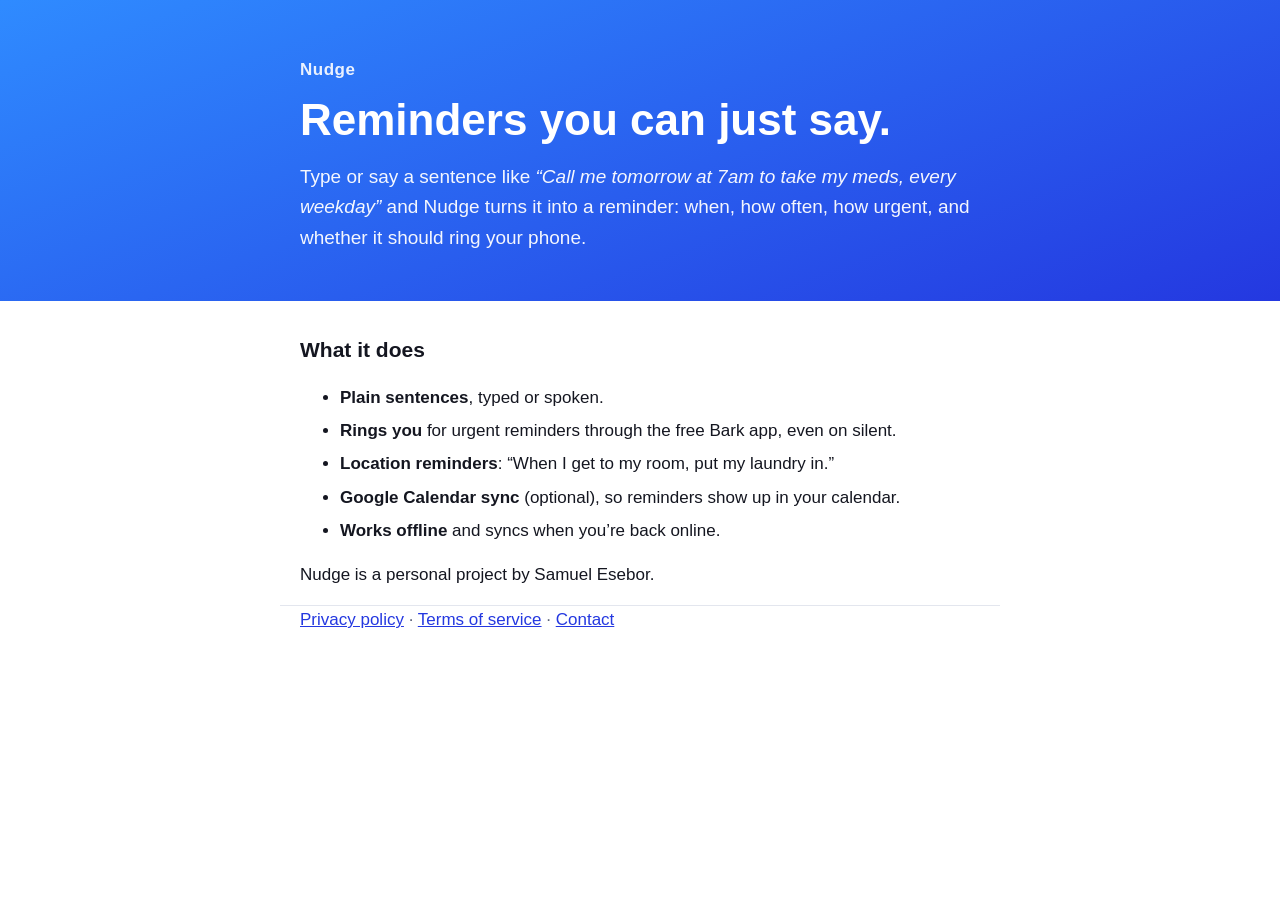
<file: index.html>
<!doctype html>
<html lang="en">
<head>
<meta charset="utf-8">
<meta name="viewport" content="width=device-width, initial-scale=1">
<meta name="google-site-verification" content="P3d81PyHylMokB5oiPj7jH_miK5GO84UykTqe7eRIus" />
<title>Nudge — reminders you can just say</title>
<meta name="description" content="Nudge is a personal reminders app for iPhone. Type or say a sentence and it becomes a reminder.">
<link rel="stylesheet" href="style.css">
</head>
<body>
<header class="hero">
  <div class="wrap">
    <p class="logo">Nudge</p>
    <h1>Reminders you can just say.</h1>
    <p class="lead">Type or say a sentence like <em>“Call me tomorrow at 7am to take my meds, every weekday”</em> and Nudge turns it into a reminder: when, how often, how urgent, and whether it should ring your phone.</p>
  </div>
</header>
<main class="wrap">
  <h2>What it does</h2>
  <ul>
    <li><strong>Plain sentences</strong>, typed or spoken.</li>
    <li><strong>Rings you</strong> for urgent reminders through the free Bark app, even on silent.</li>
    <li><strong>Location reminders</strong>: “When I get to my room, put my laundry in.”</li>
    <li><strong>Google Calendar sync</strong> (optional), so reminders show up in your calendar.</li>
    <li><strong>Works offline</strong> and syncs when you’re back online.</li>
  </ul>
  <p>Nudge is a personal project by Samuel Esebor.</p>
</main>
<footer class="wrap">
  <a href="privacy.html">Privacy policy</a> · <a href="terms.html">Terms of service</a> · <a href="mailto:sam.esebor@gmail.com">Contact</a>
</footer>
</body>
</html>
</file>
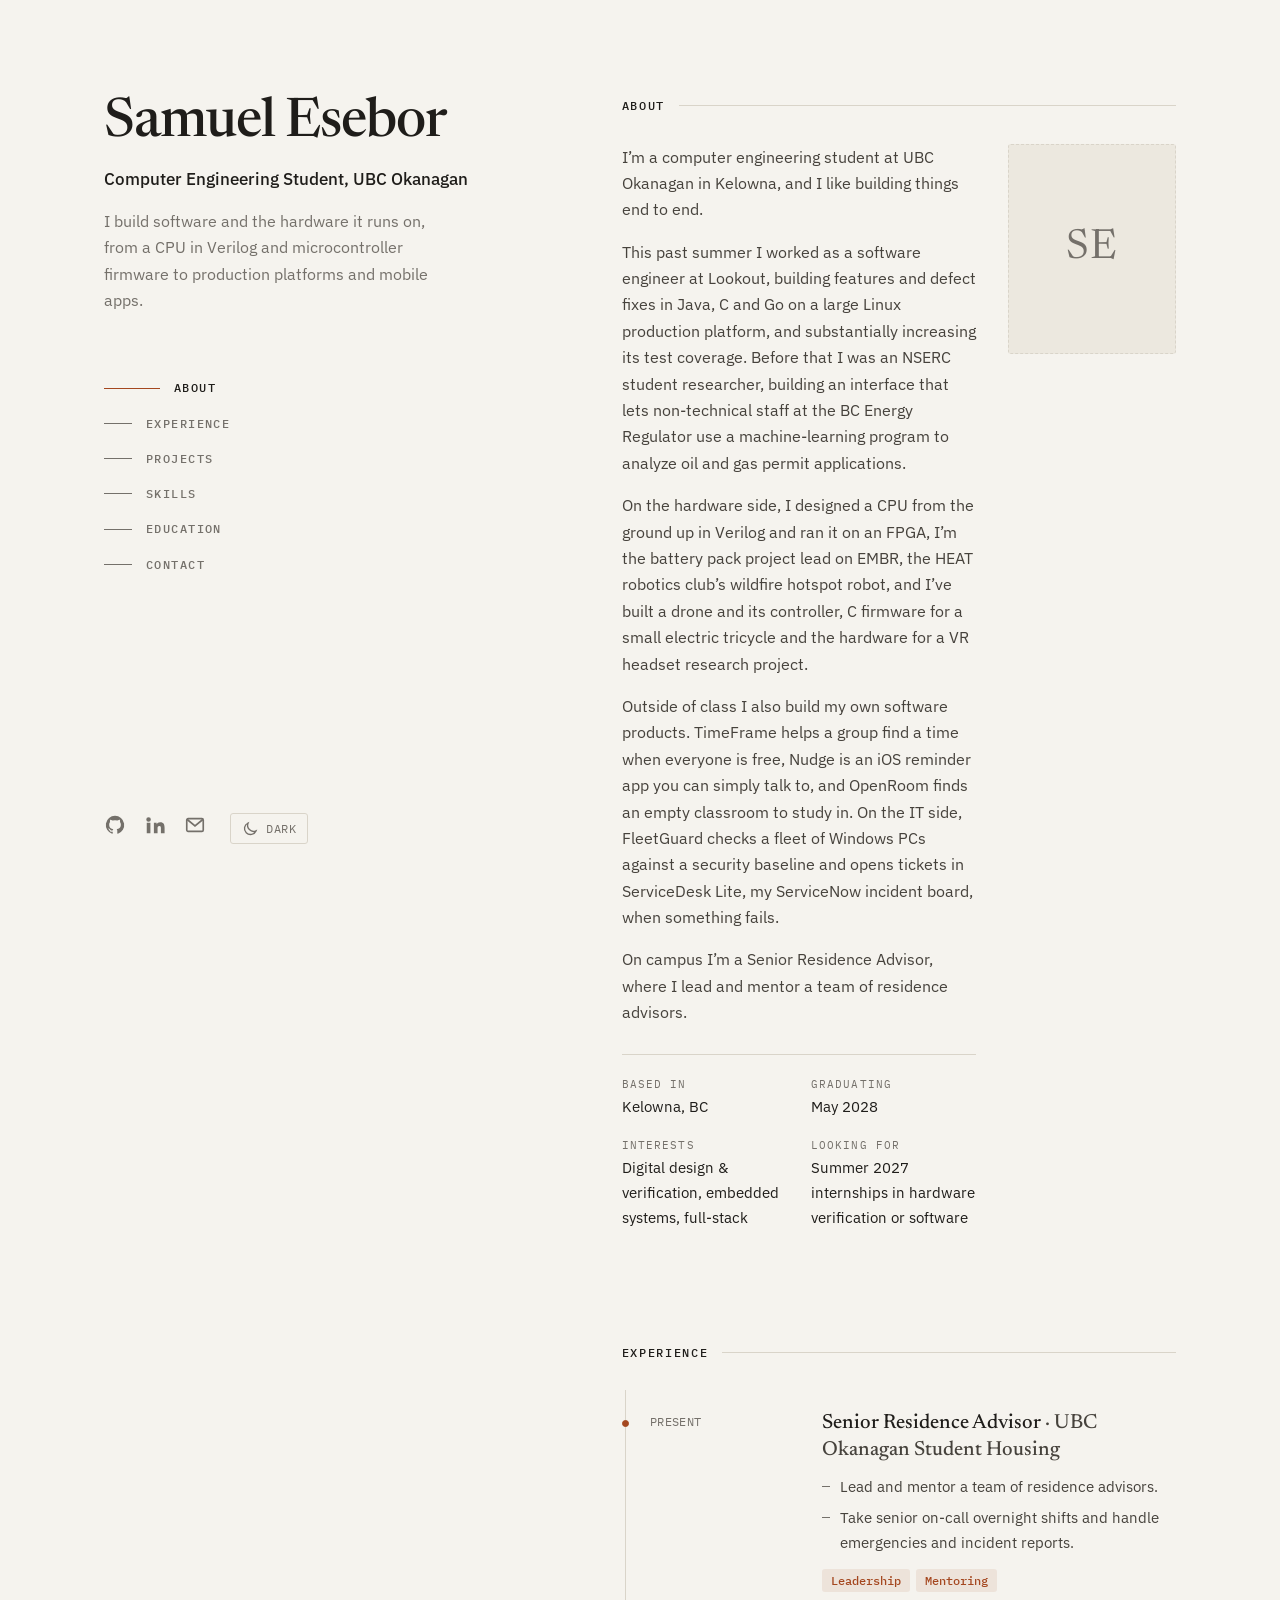
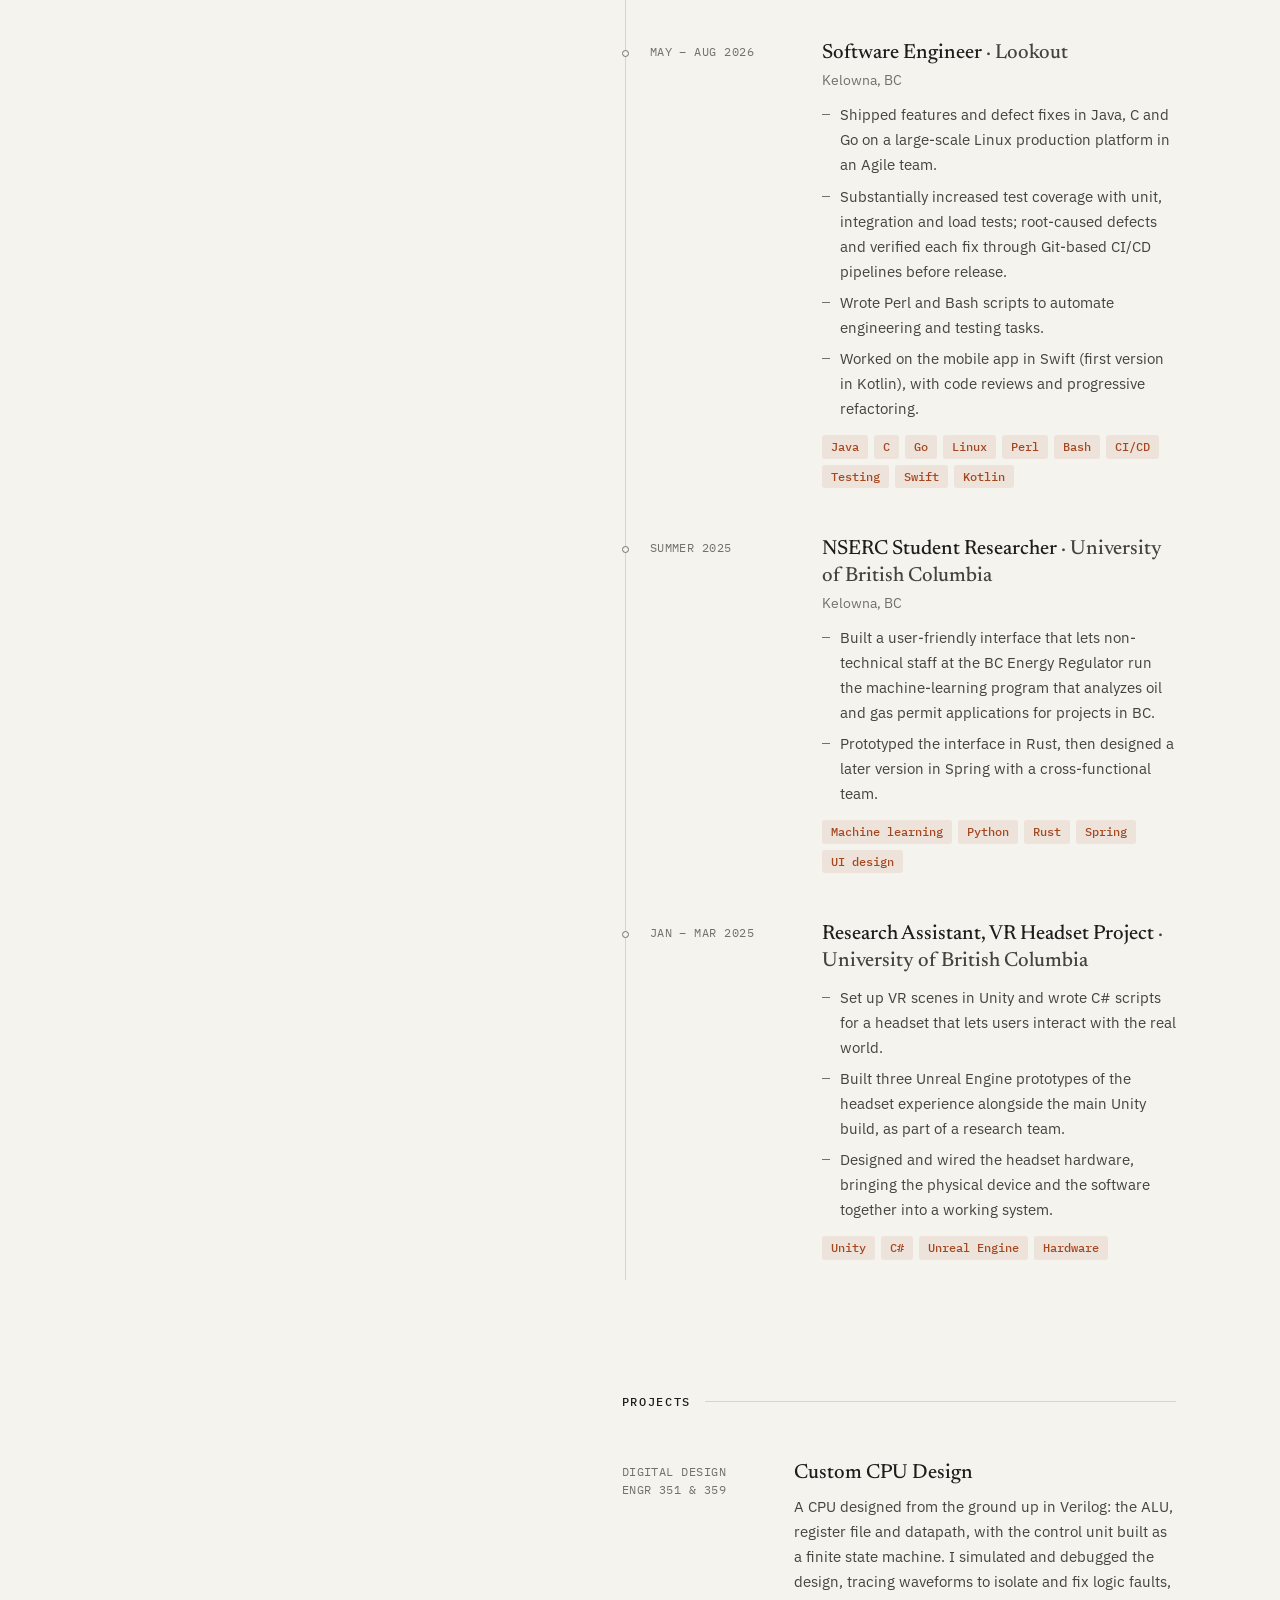
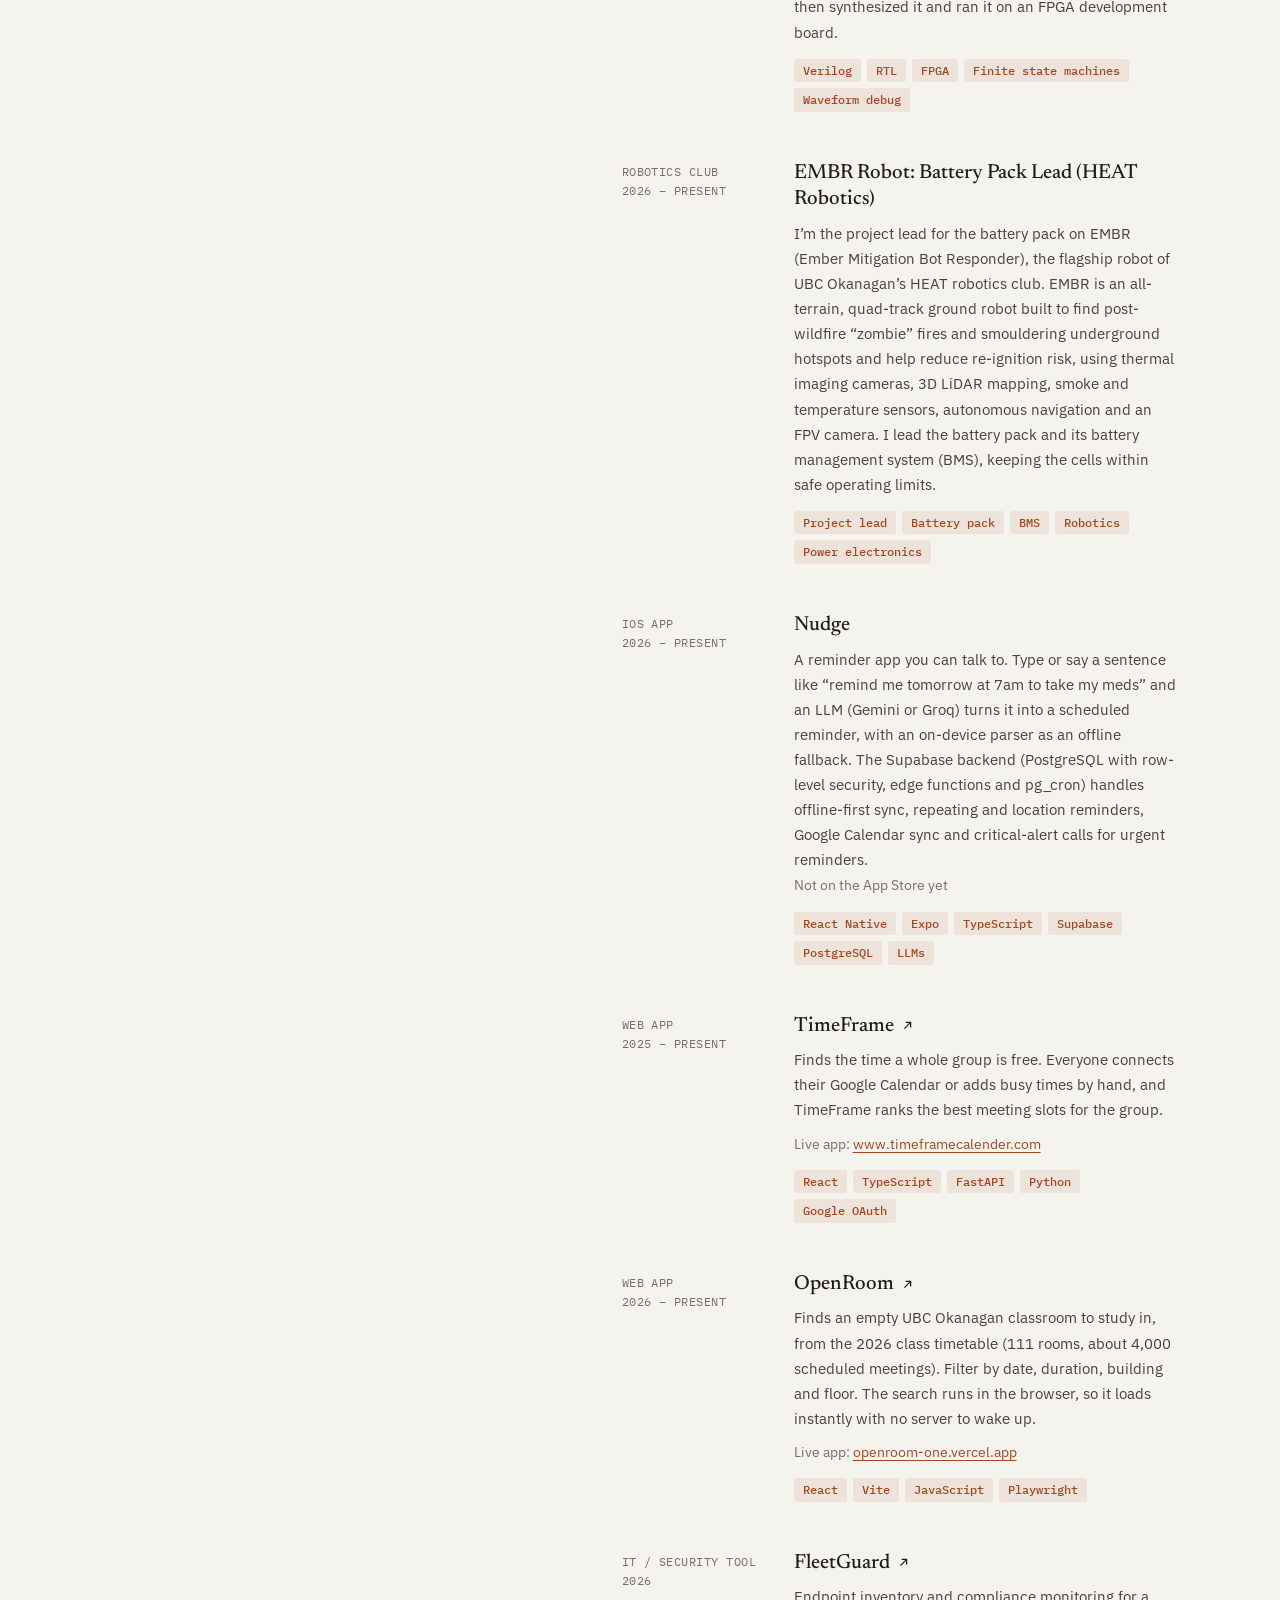
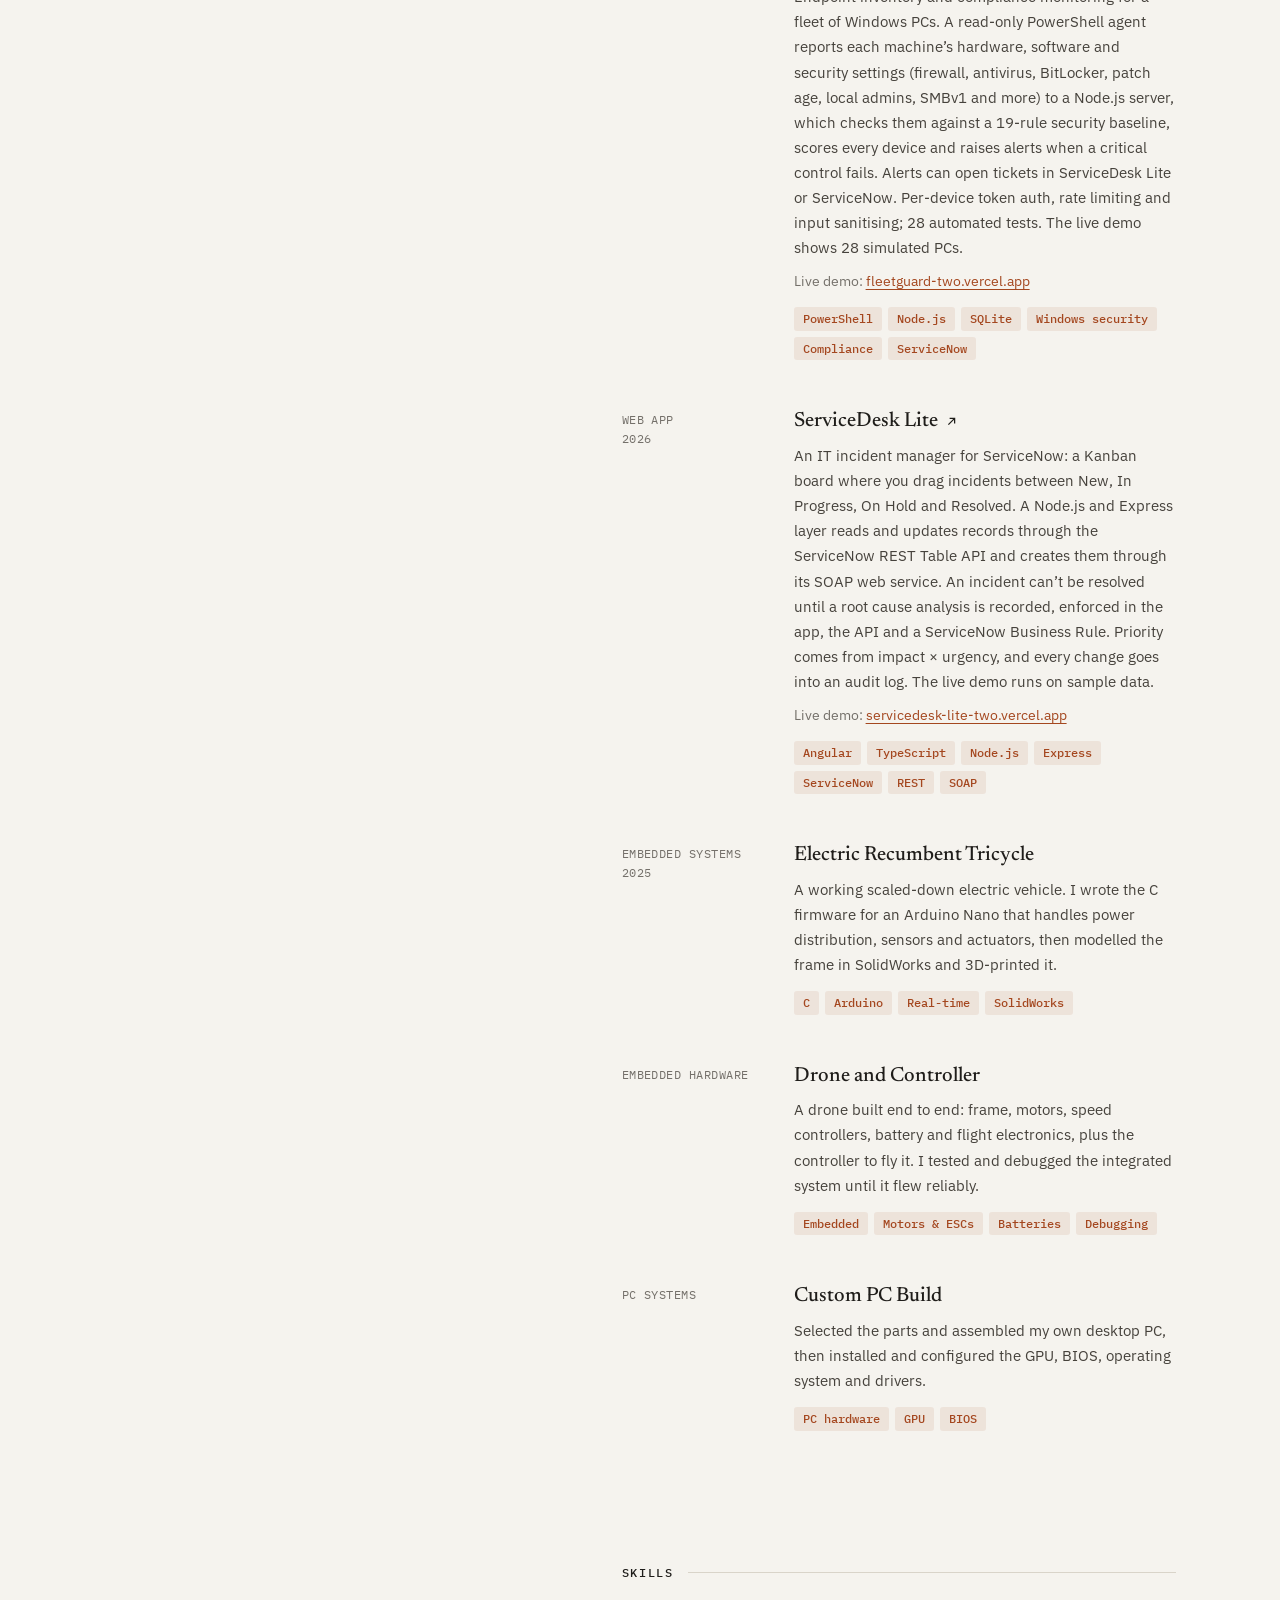
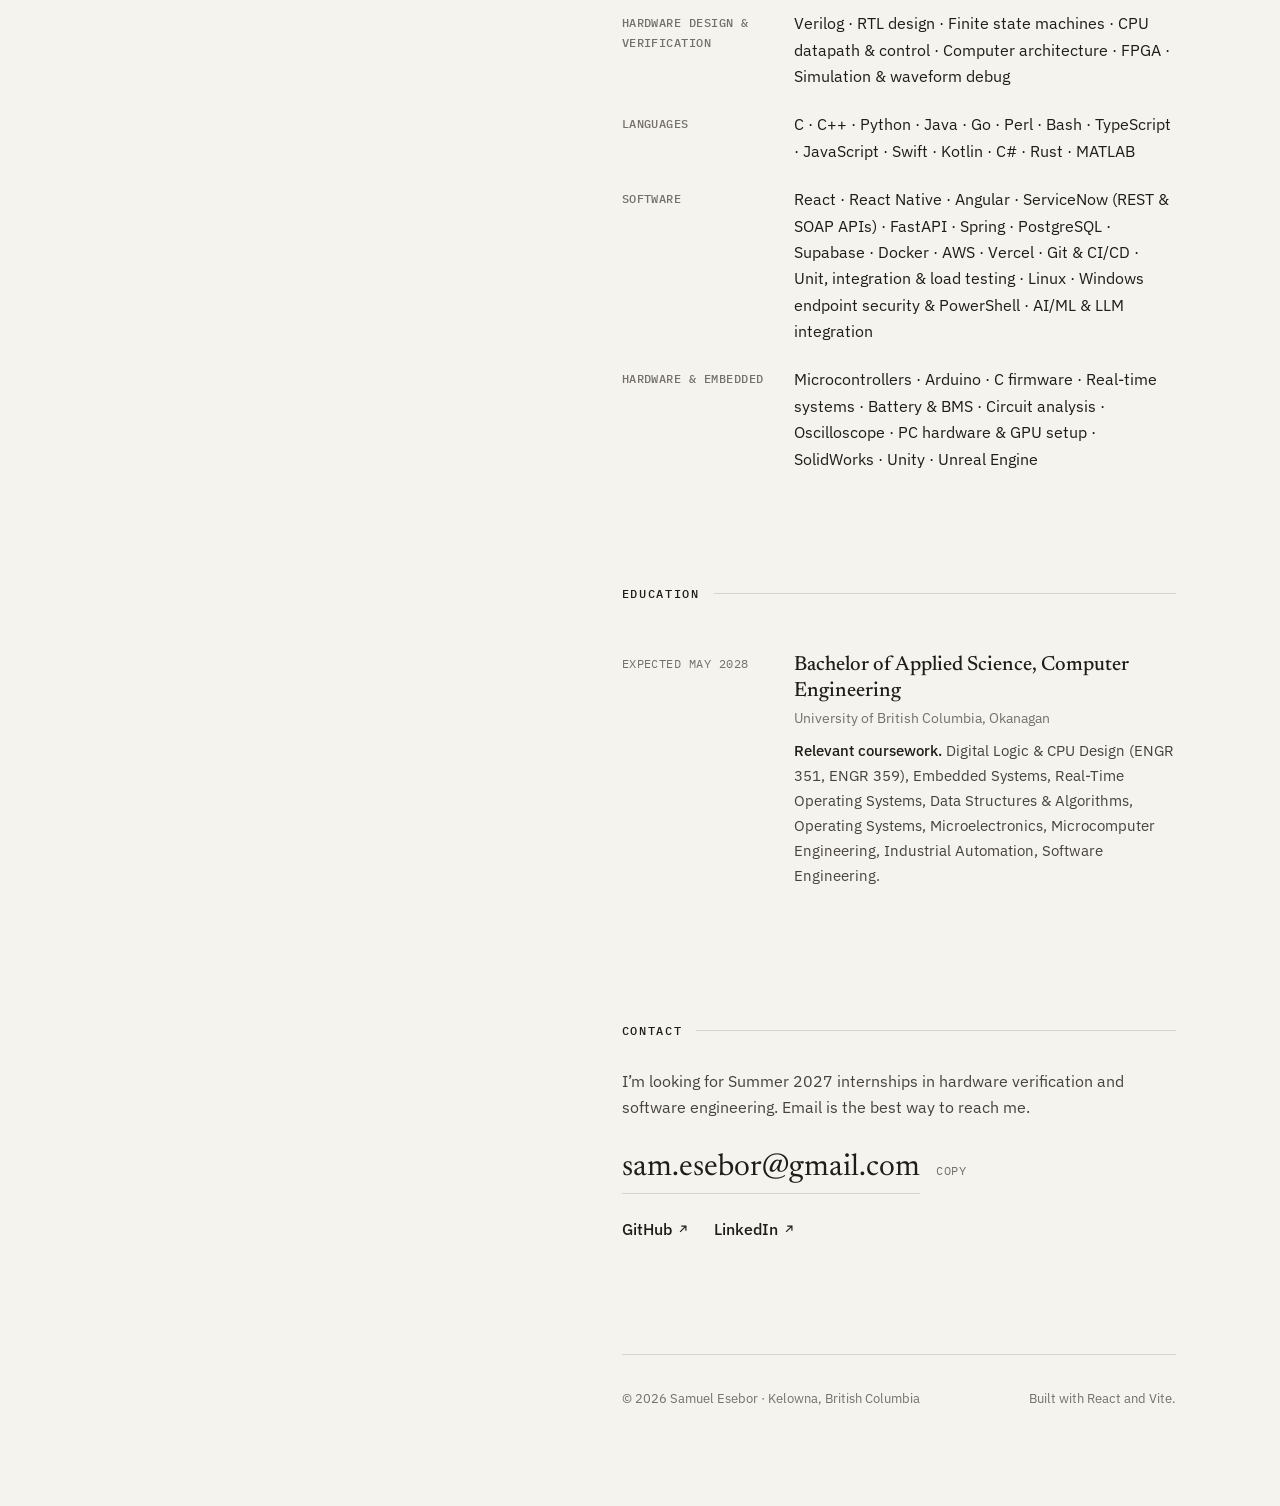
<file: portfolio/index.html>
<!doctype html>
<html lang="en">
  <head>
    <meta charset="UTF-8" />
    <meta name="viewport" content="width=device-width, initial-scale=1.0" />
    <title>Samuel Esebor · Computer Engineering</title>
    <meta name="description" content="Samuel Esebor is a computer engineering student at UBC Okanagan building software and embedded systems. Experience at Lookout, UBC research, and projects including Nudge and TimeFrame." />
    <meta name="author" content="Samuel Esebor" />
    <meta property="og:title" content="Samuel Esebor · Computer Engineering" />
    <meta property="og:description" content="Computer engineering student at UBC Okanagan. Software, embedded systems and mobile." />
    <meta property="og:type" content="website" />
    <meta property="og:url" content="https://anomaly7.github.io/portfolio/" />
    <meta name="theme-color" content="#f5f3ee" media="(prefers-color-scheme: light)" />
    <meta name="theme-color" content="#161513" media="(prefers-color-scheme: dark)" />
    <link rel="icon" type="image/svg+xml" href="/portfolio/favicon.svg" />
    <link rel="preconnect" href="https://fonts.googleapis.com" />
    <link rel="preconnect" href="https://fonts.gstatic.com" crossorigin />
    <link
      rel="stylesheet"
      href="https://fonts.googleapis.com/css2?family=IBM+Plex+Mono:wght@400;500&family=IBM+Plex+Sans:wght@400;500;600&family=Newsreader:opsz,wght@6..72,400;6..72,500&display=swap"
    />
    <script>
      try {
        var t = localStorage.getItem('theme')
        if (t === 'light' || t === 'dark') document.documentElement.dataset.theme = t
      } catch (e) {}
    </script>
    <script type="module" crossorigin src="/portfolio/assets/index-D6pC0qTa.js"></script>
    <link rel="stylesheet" crossorigin href="/portfolio/assets/index-CijtTAy5.css">
  </head>
  <body>
    <div id="root"></div>
    <noscript>
      <p style="padding: 24px; font-family: sans-serif">Samuel Esebor, computer engineering student at UBC Okanagan. Email: sam.esebor@gmail.com</p>
    </noscript>
  </body>
</html>
</file>
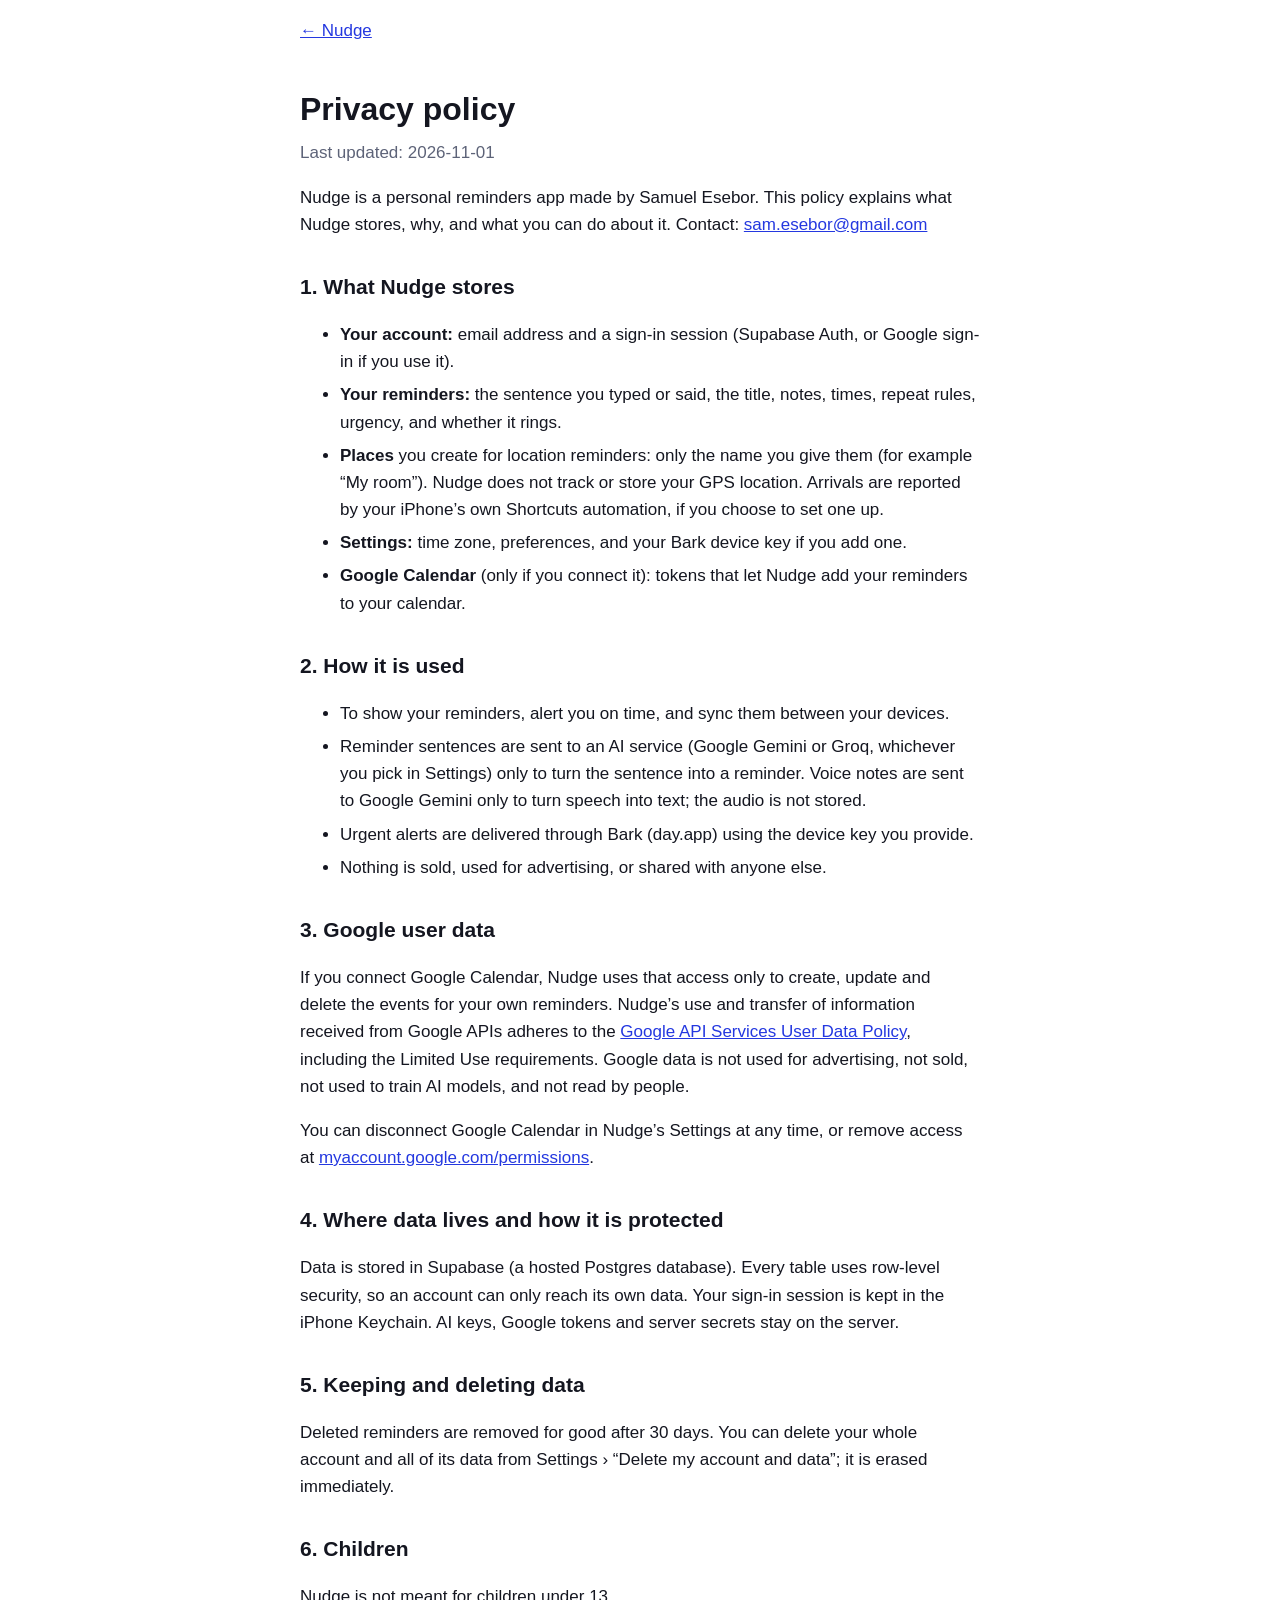
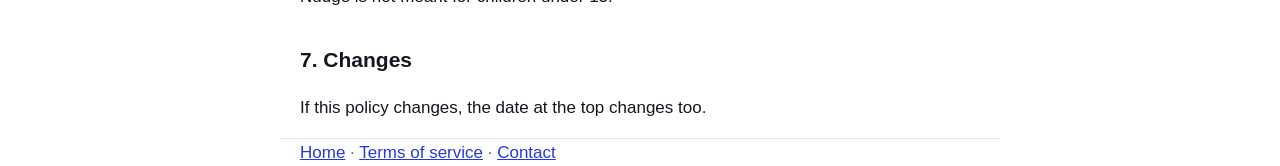
<file: privacy.html>
<!doctype html>
<html lang="en">
<head>
<meta charset="utf-8">
<meta name="viewport" content="width=device-width, initial-scale=1">
<title>Nudge — Privacy policy</title>
<link rel="stylesheet" href="style.css">
</head>
<body>
<main class="wrap">
  <p><a href="index.html">← Nudge</a></p>
  <h1 class="page">Privacy policy</h1>
  <p class="updated">Last updated: 2026-11-01</p>
  <p>Nudge is a personal reminders app made by Samuel Esebor. This policy explains what Nudge stores, why, and what you can do about it. Contact: <a href="mailto:sam.esebor@gmail.com">sam.esebor@gmail.com</a></p>

  <h2>1. What Nudge stores</h2>
  <ul>
    <li><strong>Your account:</strong> email address and a sign-in session (Supabase Auth, or Google sign-in if you use it).</li>
    <li><strong>Your reminders:</strong> the sentence you typed or said, the title, notes, times, repeat rules, urgency, and whether it rings.</li>
    <li><strong>Places</strong> you create for location reminders: only the name you give them (for example “My room”). Nudge does not track or store your GPS location. Arrivals are reported by your iPhone’s own Shortcuts automation, if you choose to set one up.</li>
    <li><strong>Settings:</strong> time zone, preferences, and your Bark device key if you add one.</li>
    <li><strong>Google Calendar</strong> (only if you connect it): tokens that let Nudge add your reminders to your calendar.</li>
  </ul>

  <h2>2. How it is used</h2>
  <ul>
    <li>To show your reminders, alert you on time, and sync them between your devices.</li>
    <li>Reminder sentences are sent to an AI service (Google Gemini or Groq, whichever you pick in Settings) only to turn the sentence into a reminder. Voice notes are sent to Google Gemini only to turn speech into text; the audio is not stored.</li>
    <li>Urgent alerts are delivered through Bark (day.app) using the device key you provide.</li>
    <li>Nothing is sold, used for advertising, or shared with anyone else.</li>
  </ul>

  <h2>3. Google user data</h2>
  <p>If you connect Google Calendar, Nudge uses that access only to create, update and delete the events for your own reminders. Nudge’s use and transfer of information received from Google APIs adheres to the <a href="https://developers.google.com/terms/api-services-user-data-policy">Google API Services User Data Policy</a>, including the Limited Use requirements. Google data is not used for advertising, not sold, not used to train AI models, and not read by people.</p>
  <p>You can disconnect Google Calendar in Nudge’s Settings at any time, or remove access at <a href="https://myaccount.google.com/permissions">myaccount.google.com/permissions</a>.</p>

  <h2>4. Where data lives and how it is protected</h2>
  <p>Data is stored in Supabase (a hosted Postgres database). Every table uses row-level security, so an account can only reach its own data. Your sign-in session is kept in the iPhone Keychain. AI keys, Google tokens and server secrets stay on the server.</p>

  <h2>5. Keeping and deleting data</h2>
  <p>Deleted reminders are removed for good after 30 days. You can delete your whole account and all of its data from Settings › “Delete my account and data”; it is erased immediately.</p>

  <h2>6. Children</h2>
  <p>Nudge is not meant for children under 13.</p>

  <h2>7. Changes</h2>
  <p>If this policy changes, the date at the top changes too.</p>
</main>
<footer class="wrap"><a href="index.html">Home</a> · <a href="terms.html">Terms of service</a> · <a href="mailto:sam.esebor@gmail.com">Contact</a></footer>
</body>
</html>
</file>
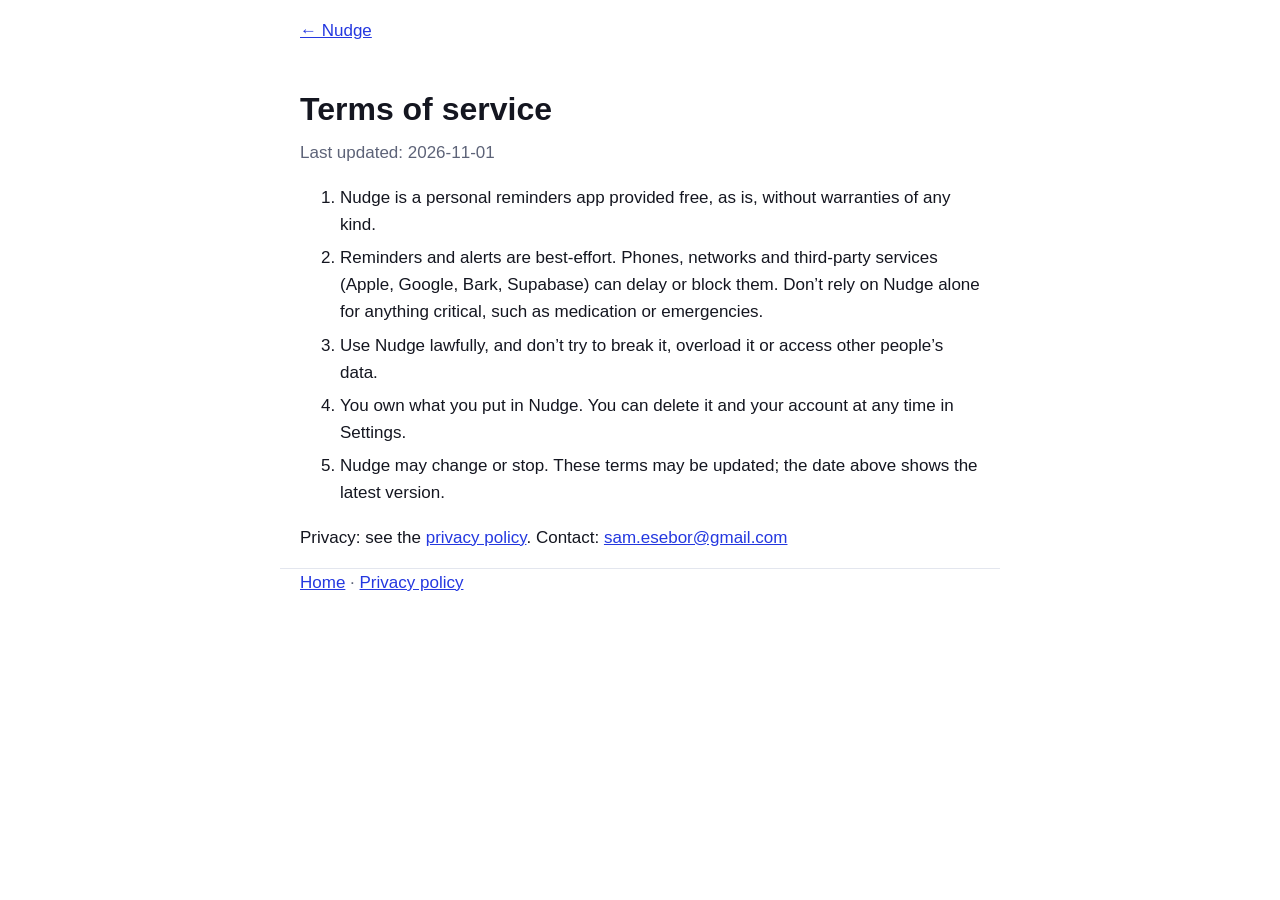
<file: terms.html>
<!doctype html>
<html lang="en">
<head>
<meta charset="utf-8">
<meta name="viewport" content="width=device-width, initial-scale=1">
<title>Nudge — Terms of service</title>
<link rel="stylesheet" href="style.css">
</head>
<body>
<main class="wrap">
  <p><a href="index.html">← Nudge</a></p>
  <h1 class="page">Terms of service</h1>
  <p class="updated">Last updated: 2026-11-01</p>
  <ol>
    <li>Nudge is a personal reminders app provided free, as is, without warranties of any kind.</li>
    <li>Reminders and alerts are best-effort. Phones, networks and third-party services (Apple, Google, Bark, Supabase) can delay or block them. Don’t rely on Nudge alone for anything critical, such as medication or emergencies.</li>
    <li>Use Nudge lawfully, and don’t try to break it, overload it or access other people’s data.</li>
    <li>You own what you put in Nudge. You can delete it and your account at any time in Settings.</li>
    <li>Nudge may change or stop. These terms may be updated; the date above shows the latest version.</li>
  </ol>
  <p>Privacy: see the <a href="privacy.html">privacy policy</a>. Contact: <a href="mailto:sam.esebor@gmail.com">sam.esebor@gmail.com</a></p>
</main>
<footer class="wrap"><a href="index.html">Home</a> · <a href="privacy.html">Privacy policy</a></footer>
</body>
</html>
</file>
<file: style.css>
:root { --ink: #141620; --muted: #5d6378; --accent: #2438e0; --bg: #ffffff; --line: #e3e6ee; }
@media (prefers-color-scheme: dark) { :root { --ink: #eceef5; --muted: #9aa0b4; --accent: #8c9bff; --bg: #0d0f15; --line: #262a36; } }
* { box-sizing: border-box; }
body { margin: 0; font: 17px/1.6 -apple-system, BlinkMacSystemFont, "Segoe UI", Roboto, sans-serif; color: var(--ink); background: var(--bg); }
.wrap { max-width: 720px; margin: 0 auto; padding: 0 20px; }
.hero { background: linear-gradient(160deg, #2f8bff, #2438e0); color: #fff; padding: 56px 0 48px; }
.hero .logo { font-weight: 800; letter-spacing: .5px; opacity: .9; margin: 0 0 12px; }
.hero h1 { font-size: clamp(30px, 6vw, 44px); line-height: 1.15; margin: 0 0 16px; }
.hero .lead { font-size: 19px; margin: 0; opacity: .95; }
main { padding: 32px 20px; }
h1.page { font-size: 32px; margin: 40px 0 4px; }
.updated { color: var(--muted); margin-top: 0; }
h2 { font-size: 21px; margin-top: 32px; }
a { color: var(--accent); }
li { margin: 6px 0; }
footer { border-top: 1px solid var(--line); padding: 20px; color: var(--muted); margin-top: 24px; }
</file>
<file: portfolio/assets/index-CijtTAy5.css>
:root{--bg:#f5f3ee;--bg-raise:#ece8df;--ink:#1f1d1a;--ink-soft:#46423c;--muted:#74706a;--rule:#d9d4c9;--accent:#a4471f;--accent-soft:#a4471f17;--hover:#1f1d1a0a;--serif:"Newsreader", Georgia, "Times New Roman", serif;--sans:"IBM Plex Sans", system-ui, -apple-system, "Segoe UI", sans-serif;--mono:"IBM Plex Mono", ui-monospace, "SFMono-Regular", Consolas, monospace;--lightningcss-light:initial;--lightningcss-dark: ;color-scheme:light}:root[data-theme=dark]{--bg:#161513;--bg-raise:#1f1d1a;--ink:#ebe6dc;--ink-soft:#c4beb2;--muted:#8f897e;--rule:#34312c;--accent:#e08a5e;--accent-soft:#e08a5e1f;--hover:#ebe6dc09;--lightningcss-light: ;--lightningcss-dark:initial;color-scheme:dark}@media (prefers-color-scheme:dark){:root:not([data-theme]){--bg:#161513;--bg-raise:#1f1d1a;--ink:#ebe6dc;--ink-soft:#c4beb2;--muted:#8f897e;--rule:#34312c;--accent:#e08a5e;--accent-soft:#e08a5e1f;--hover:#ebe6dc09;--lightningcss-light: ;--lightningcss-dark:initial;color-scheme:dark}}*,:before,:after{box-sizing:border-box}html{scroll-behavior:smooth;-webkit-text-size-adjust:100%}@media (prefers-reduced-motion:reduce){html{scroll-behavior:auto}*,:before,:after{transition:none!important}}body{background:var(--bg);color:var(--ink-soft);font-family:var(--sans);-webkit-font-smoothing:antialiased;text-rendering:optimizelegibility;margin:0;font-size:1rem;line-height:1.65}h1,h2,h3,p,ul,ol,dl,dd,figure{margin:0}ul,ol{padding:0;list-style:none}a{color:inherit;text-decoration:none}button{font:inherit}::selection{background:var(--accent);color:var(--bg)}:focus-visible{outline:2px solid var(--accent);outline-offset:3px;border-radius:2px}.sr-only{clip:rect(0, 0, 0, 0);white-space:nowrap;border:0;width:1px;height:1px;margin:-1px;padding:0;position:absolute;overflow:hidden}.layout{max-width:1200px;margin:0 auto;padding:0 clamp(16px,5vw,64px)}@media (width>=1024px){.layout{grid-template-columns:minmax(0,.9fr) minmax(0,1.1fr);gap:64px;display:grid}}.skip-link{background:var(--ink);color:var(--bg);z-index:10;padding:8px 14px;position:absolute;top:-48px;left:16px}.skip-link:focus{top:16px}.sidebar{flex-direction:column;justify-content:space-between;gap:40px;padding:56px 0 24px;display:flex}@media (width>=1024px){.sidebar{height:100dvh;padding:96px 0 56px;position:sticky;top:0}}.name{font-family:var(--serif);letter-spacing:-.02em;color:var(--ink);font-size:clamp(2.4rem,6vw,3.4rem);font-weight:500;line-height:1.02}.title{color:var(--ink);margin-top:14px;font-size:1.08rem;font-weight:500}.tagline{max-width:34ch;color:var(--muted);margin-top:14px}.section-nav{display:none}@media (width>=1024px){.section-nav{margin-top:56px;display:block}}.section-nav a{font-family:var(--mono);letter-spacing:.12em;text-transform:uppercase;color:var(--muted);align-items:center;gap:14px;padding:7px 0;font-size:.74rem;font-weight:500;display:inline-flex}.nav-line{background:currentColor;width:28px;height:1px;transition:width .18s,background-color .18s;display:block}.section-nav a:hover,.section-nav a.is-active{color:var(--ink)}.section-nav a:hover .nav-line,.section-nav a.is-active .nav-line{width:56px}.section-nav a.is-active .nav-line{background:var(--accent)}.sidebar-foot{flex-wrap:wrap;align-items:center;gap:24px;display:flex}.socials{gap:18px;display:flex}.socials a{color:var(--muted);transition:color .15s;display:block}.socials a:hover{color:var(--ink)}.theme-toggle{border:1px solid var(--rule);color:var(--muted);font-family:var(--mono);letter-spacing:.06em;text-transform:uppercase;cursor:pointer;background:0 0;border-radius:3px;align-items:center;gap:7px;padding:5px 10px;font-size:.72rem;transition:color .15s,border-color .15s;display:inline-flex}.theme-toggle:hover{color:var(--ink);border-color:var(--muted)}.content{padding:8px 0 0}@media (width>=1024px){.content{padding-top:96px}}.section{padding:40px 0 56px;scroll-margin-top:24px}@media (width>=1024px){.section{padding:0 0 112px;scroll-margin-top:96px}}.section-heading{font-family:var(--mono);letter-spacing:.14em;text-transform:uppercase;color:var(--ink);align-items:center;gap:14px;margin-bottom:28px;font-size:.74rem;font-weight:500;display:flex}.section-heading:after{content:"";background:var(--rule);flex:1;height:1px}@media (width<=1023px){.section-heading{z-index:2;background:color-mix(in srgb, var(--bg) 90%, transparent);-webkit-backdrop-filter:blur(6px);backdrop-filter:blur(6px);margin:0 -16px 24px;padding:14px 16px;position:sticky;top:0}}.about{gap:32px;display:grid}@media (width>=640px){.about{grid-template-columns:minmax(0,1fr) 168px;align-items:start}}.about-text p+p{margin-top:16px}.facts{border-top:1px solid var(--rule);grid-template-columns:repeat(2,minmax(0,1fr));gap:16px 24px;margin-top:28px;padding-top:20px;display:grid}.facts dt{font-family:var(--mono);letter-spacing:.1em;text-transform:uppercase;color:var(--muted);font-size:.7rem}.facts dd{color:var(--ink);margin-top:2px;font-size:.94rem}@media (width<=400px){.facts{grid-template-columns:1fr}}.photo{aspect-ratio:4/5;border:1px solid var(--rule);background:var(--bg-raise);border-radius:3px;width:168px;overflow:hidden}.photo img{object-fit:cover;filter:grayscale(.15);width:100%;height:100%;display:block}.photo--placeholder{border-style:dashed;place-items:center;display:grid}.photo--placeholder span{font-family:var(--serif);color:var(--muted);letter-spacing:.02em;font-size:2.6rem}@media (width<=639px){.photo{order:-1;width:120px}.photo--placeholder span{font-size:2rem}}.rows{gap:8px;display:grid}.row{gap:6px;padding:20px 0;display:grid;position:relative}@media (width>=640px){.row{grid-template-columns:148px minmax(0,1fr);gap:24px}}@media (width>=1024px){.rows .row{border-radius:4px;margin:0 -20px;padding:20px;transition:background-color .18s,box-shadow .18s,opacity .18s}.rows:hover .row{opacity:.55}.rows .row:hover,.rows .row:focus-within{opacity:1;background:var(--hover);box-shadow:inset 0 1px 0 var(--rule), inset 0 -1px 0 var(--rule)}.rows .row:hover h3,.rows .row:hover .row-link{color:var(--accent)}}.row-meta{font-family:var(--mono);letter-spacing:.04em;text-transform:uppercase;color:var(--muted);padding-top:3px;font-size:.74rem;line-height:1.6}.row-body h3{font-family:var(--serif);color:var(--ink);font-size:1.28rem;font-weight:500;line-height:1.3;transition:color .15s}.row-body .at{color:var(--ink-soft)}.row-sub{color:var(--muted);margin-top:2px;font-size:.88rem}.points{gap:6px;margin-top:10px;display:grid}.points li{padding-left:18px;font-size:.95rem;position:relative}.points li:before{content:"";background:var(--muted);width:8px;height:1px;position:absolute;top:.8em;left:0}.desc{margin-top:8px;font-size:.95rem}.label{color:var(--ink);font-weight:500}.row-link{align-items:baseline;gap:6px;display:inline-flex}.row-link svg{align-self:center;transition:transform .15s}.row-link:hover svg{transform:translate(2px,-2px)}@media (width>=1024px){.row-link:after{content:"";z-index:1;position:absolute;inset:0}.row-url a{z-index:2;position:relative}}.row-url{color:var(--muted);margin-top:10px;font-size:.88rem}.row-url a{color:var(--accent);text-underline-offset:3px;word-break:break-all;text-decoration:underline;text-decoration-thickness:1px}.tags{flex-wrap:wrap;gap:6px;margin-top:14px;display:flex}.tags li{background:var(--accent-soft);color:var(--accent);font-family:var(--mono);border-radius:3px;padding:2px 9px;font-size:.72rem;font-weight:500;line-height:1.7}.timeline .row:before{content:"";border:1px solid var(--muted);background:var(--bg);border-radius:50%;width:7px;height:7px;position:absolute;top:30px;left:-16px}.timeline{border-left:1px solid var(--rule);margin-left:3px;padding-left:16px;position:relative}.timeline .row:before{left:-20px}.timeline .row:first-child:before{border-color:var(--accent);background:var(--accent)}@media (width>=1024px){.timeline{padding-left:24px}.timeline .row:before{left:-8px}}.skills{gap:22px;display:grid}.skill-group{gap:4px;display:grid}@media (width>=640px){.skill-group{grid-template-columns:148px minmax(0,1fr);gap:24px}}.skill-group h3{font-family:var(--mono);letter-spacing:.04em;text-transform:uppercase;color:var(--muted);padding-top:3px;font-size:.74rem;font-weight:500}.skill-group p{color:var(--ink)}.contact-lead{max-width:52ch}.contact-mail{flex-wrap:wrap;align-items:baseline;gap:8px 16px;margin-top:22px;display:flex}.contact-mail a{font-family:var(--serif);color:var(--ink);border-bottom:1px solid var(--rule);word-break:break-all;font-size:clamp(1.35rem,5vw,1.9rem);transition:border-color .15s,color .15s}.contact-mail a:hover{color:var(--accent);border-color:var(--accent)}.text-button{color:var(--muted);font-family:var(--mono);letter-spacing:.08em;text-transform:uppercase;cursor:pointer;background:0 0;border:0;padding:0;font-size:.74rem}.text-button:hover{color:var(--ink)}.contact-links{gap:24px;margin-top:22px;display:flex}.contact-links a{color:var(--ink);align-items:center;gap:4px;font-weight:500;display:inline-flex}.contact-links a:hover{color:var(--accent)}.footer{border-top:1px solid var(--rule);color:var(--muted);flex-wrap:wrap;justify-content:space-between;gap:6px 24px;padding:32px 0 48px;font-size:.84rem;display:flex}@media (width>=1024px){.footer{padding-bottom:96px}}
</file>
